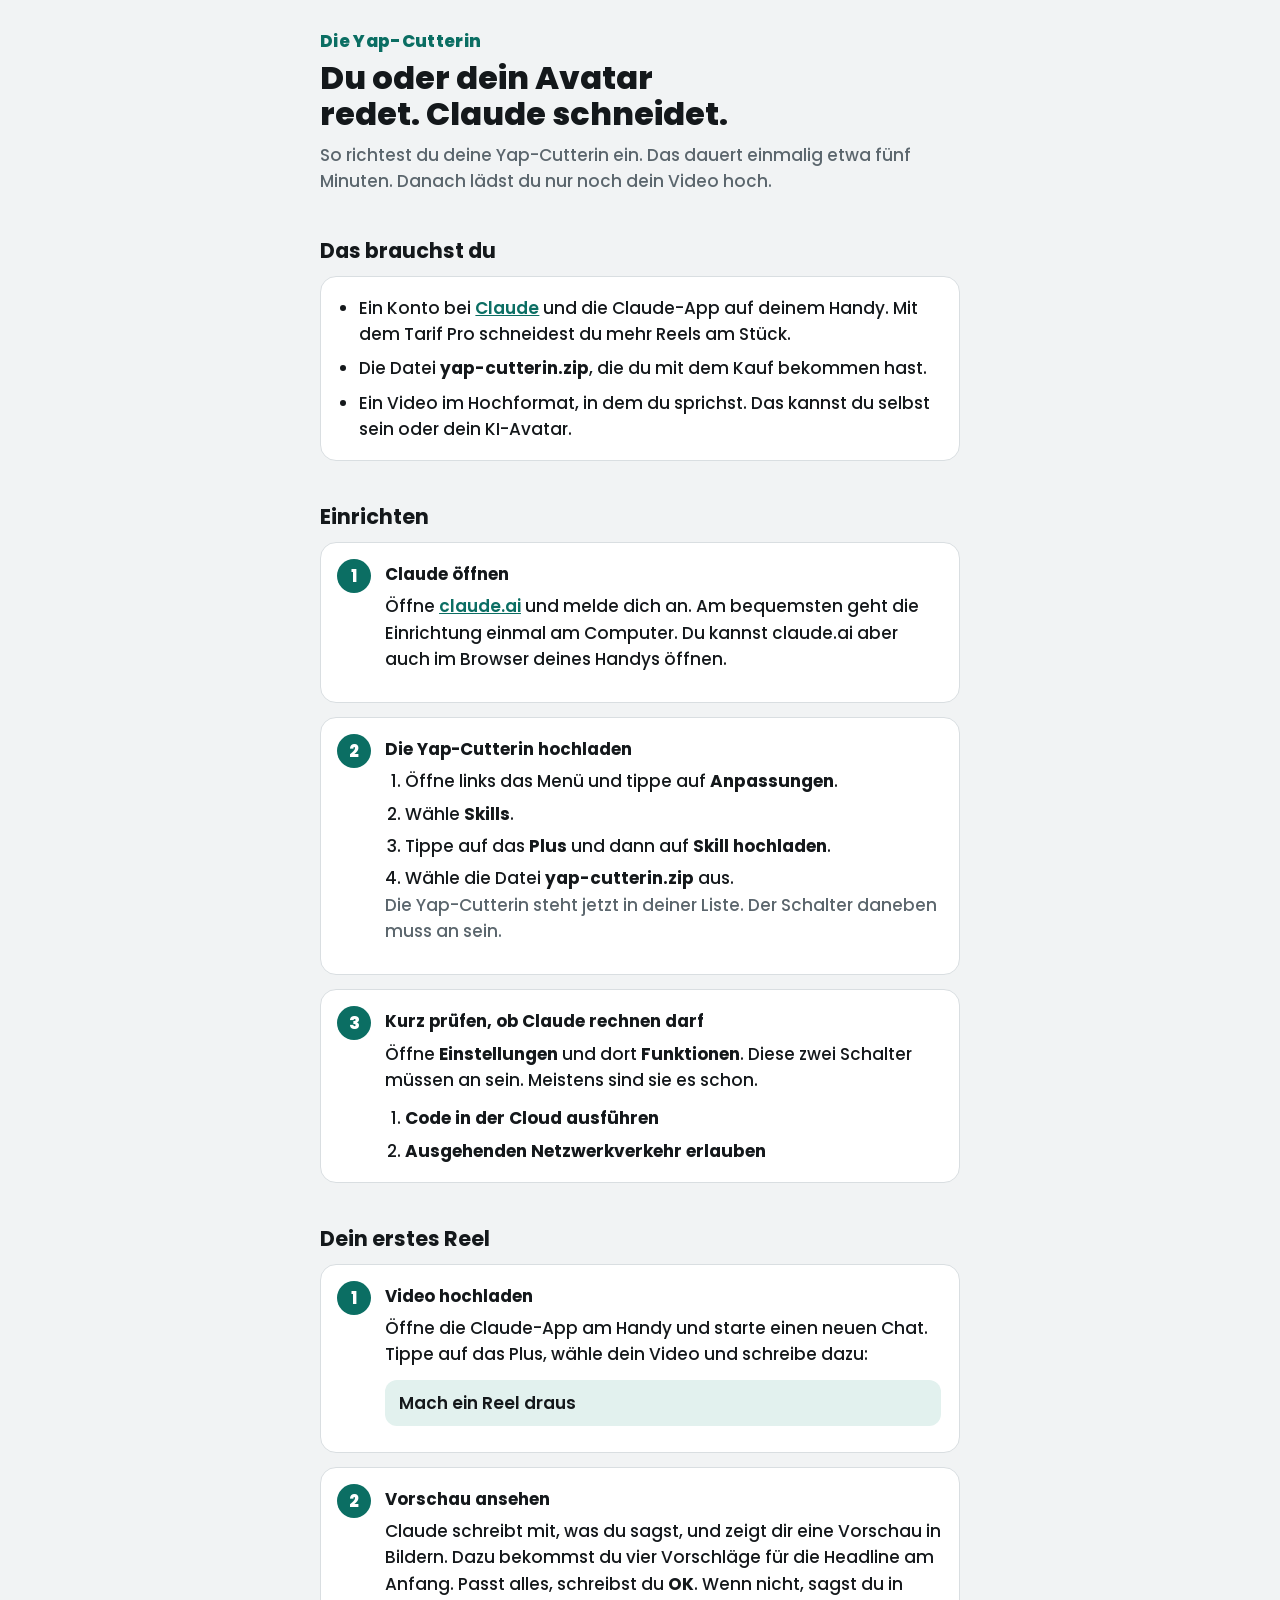
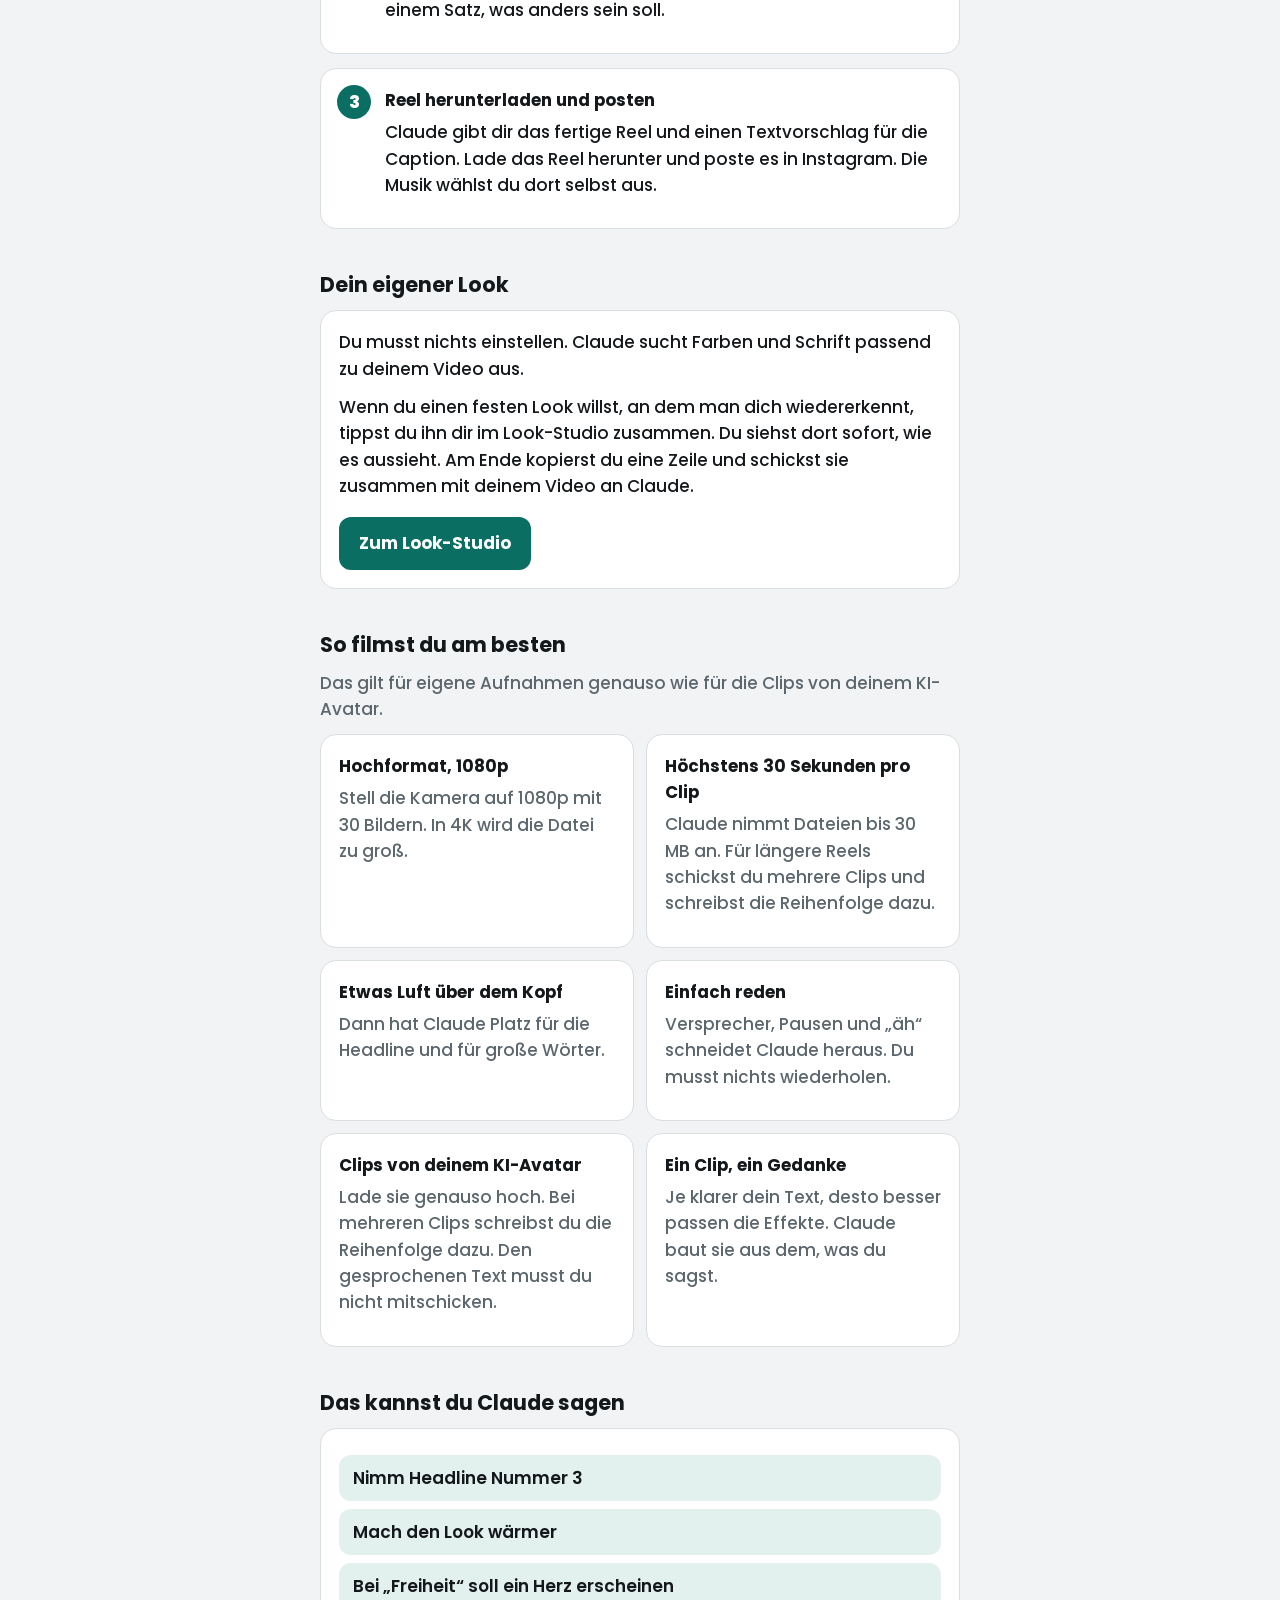
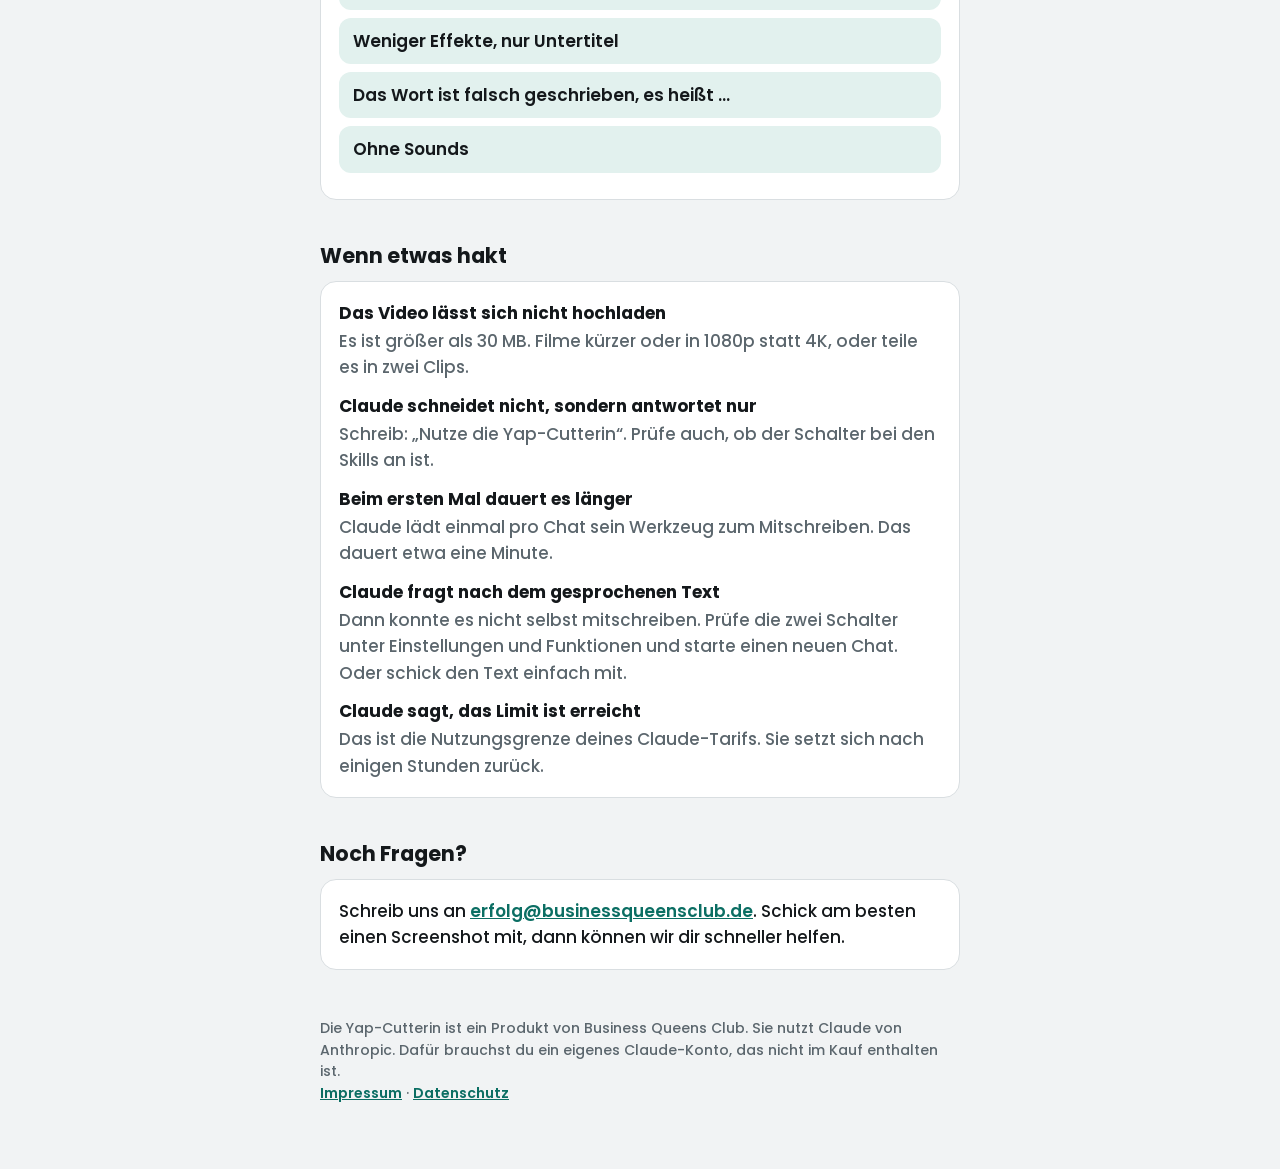
<file: index.html>
<!doctype html>
<html lang="de">
<head>
<meta charset="utf-8">
<meta name="viewport" content="width=device-width, initial-scale=1, viewport-fit=cover">
<meta name="robots" content="noindex">
<title>Die Yap-Cutterin: So startest du</title>
<link rel="stylesheet" href="stil.css">
<style>
/* Layout: eine schmale Lesespalte fürs Handy. Oben was man braucht, dann fünf nummerierte Schritte
   (echte Reihenfolge), danach Tipps und Hilfe zum Nachschlagen. */
:root {
  --bg: #F1F3F4; --flaeche: #FFFFFF; --tinte: #14181B; --leise: #5B666D; --linie: #D9DEE1;
  --akzent: #0B6E63; --auf-akzent: #FFFFFF; --hell: #E2F1EE;
  --schrift: "Poppins", system-ui, -apple-system, "Segoe UI", sans-serif;
}
@media (prefers-color-scheme: dark) { :root {
  --bg: #0F1214; --flaeche: #191E21; --tinte: #EEF2F3; --leise: #9AA6AC; --linie: #2B3338;
  --akzent: #47CDB8; --auf-akzent: #06211D; --hell: #173832; color-scheme: dark } }
html { color-scheme: light dark }
body { margin: 0; background: var(--bg); color: var(--tinte); font: 500 17px/1.55 var(--schrift); }
.seite { max-width: 640px; margin: 0 auto; padding-block: 28px 64px;
  padding-left: max(18px, env(safe-area-inset-left, 0px)); padding-right: max(18px, env(safe-area-inset-right, 0px)); }
.marke { font-weight: 800; color: var(--akzent); letter-spacing: .02em; margin: 0 0 6px; }
h1 { font-size: 2rem; line-height: 1.12; margin: 0 0 10px; font-weight: 800; text-wrap: balance; }
h2 { font-size: 1.3rem; line-height: 1.2; margin: 44px 0 12px; font-weight: 700; text-wrap: balance; }
h3 { font-size: 1.05rem; margin: 0 0 6px; font-weight: 700; }
p { margin: 0 0 12px; } .leise { color: var(--leise); }
a { color: var(--akzent); font-weight: 600; }
.kasten { background: var(--flaeche); border: 1px solid var(--linie); border-radius: 16px; padding: 18px; }
.kasten ul { margin: 0; padding-left: 1.2em; display: grid; gap: 8px; }
.schritte { list-style: none; margin: 0; padding: 0; display: grid; gap: 14px; counter-reset: s; }
.schritte > li { counter-increment: s; background: var(--flaeche); border: 1px solid var(--linie); border-radius: 16px; padding: 18px 18px 18px 64px; position: relative; }
.schritte > li::before { content: counter(s); position: absolute; left: 16px; top: 16px; width: 34px; height: 34px; border-radius: 50%;
  background: var(--akzent); color: var(--auf-akzent); font-weight: 800; display: grid; place-items: center; }
.schritte ol { margin: 6px 0 0; padding-left: 1.2em; display: grid; gap: 6px; }
.sag { display: block; background: var(--hell); border-radius: 12px; padding: 10px 14px; margin: 8px 0; font-weight: 600; }
.knopf { display: inline-block; background: var(--akzent); color: var(--auf-akzent); text-decoration: none; font-weight: 700; border-radius: 12px; padding: 13px 20px; margin-top: 6px; }
.knopf:focus-visible, a:focus-visible { outline: 3px solid var(--akzent); outline-offset: 2px; }
dl { margin: 0; display: grid; gap: 12px; } dt { font-weight: 700; } dd { margin: 2px 0 0; color: var(--leise); }
.zwei { display: grid; gap: 12px; } @media (min-width: 560px) { .zwei { grid-template-columns: 1fr 1fr; } }
footer { margin-top: 48px; font-size: .88rem; color: var(--leise); }
</style>
</head>
<body>
<div class="seite">

<p class="marke">Die Yap-Cutterin</p>
<h1>Du oder dein Avatar redet. Claude schneidet.</h1>
<p class="leise">So richtest du deine Yap-Cutterin ein. Das dauert einmalig etwa fünf Minuten. Danach lädst du nur noch dein Video hoch.</p>

<h2>Das brauchst du</h2>
<div class="kasten">
  <ul>
    <li>Ein Konto bei <a href="https://claude.ai">Claude</a> und die Claude-App auf deinem Handy. Mit dem Tarif Pro schneidest du mehr Reels am Stück.</li>
    <li>Die Datei <b>yap-cutterin.zip</b>, die du mit dem Kauf bekommen hast.</li>
    <li>Ein Video im Hochformat, in dem du sprichst. Das kannst du selbst sein oder dein KI-Avatar.</li>
  </ul>
</div>

<h2>Einrichten</h2>
<ol class="schritte">
  <li>
    <h3>Claude öffnen</h3>
    <p>Öffne <a href="https://claude.ai">claude.ai</a> und melde dich an. Am bequemsten geht die Einrichtung einmal am Computer. Du kannst claude.ai aber auch im Browser deines Handys öffnen.</p>
  </li>
  <li>
    <h3>Die Yap-Cutterin hochladen</h3>
    <ol>
      <li>Öffne links das Menü und tippe auf <b>Anpassungen</b>.</li>
      <li>Wähle <b>Skills</b>.</li>
      <li>Tippe auf das <b>Plus</b> und dann auf <b>Skill hochladen</b>.</li>
      <li>Wähle die Datei <b>yap-cutterin.zip</b> aus.</li>
    </ol>
    <p class="leise">Die Yap-Cutterin steht jetzt in deiner Liste. Der Schalter daneben muss an sein.</p>
  </li>
  <li>
    <h3>Kurz prüfen, ob Claude rechnen darf</h3>
    <p>Öffne <b>Einstellungen</b> und dort <b>Funktionen</b>. Diese zwei Schalter müssen an sein. Meistens sind sie es schon.</p>
    <ol>
      <li><b>Code in der Cloud ausführen</b></li>
      <li><b>Ausgehenden Netzwerkverkehr erlauben</b></li>
    </ol>
  </li>
</ol>

<h2>Dein erstes Reel</h2>
<ol class="schritte">
  <li>
    <h3>Video hochladen</h3>
    <p>Öffne die Claude-App am Handy und starte einen neuen Chat. Tippe auf das Plus, wähle dein Video und schreibe dazu:</p>
    <span class="sag">Mach ein Reel draus</span>
  </li>
  <li>
    <h3>Vorschau ansehen</h3>
    <p>Claude schreibt mit, was du sagst, und zeigt dir eine Vorschau in Bildern. Dazu bekommst du vier Vorschläge für die Headline am Anfang. Passt alles, schreibst du <b>OK</b>. Wenn nicht, sagst du in einem Satz, was anders sein soll.</p>
  </li>
  <li>
    <h3>Reel herunterladen und posten</h3>
    <p>Claude gibt dir das fertige Reel und einen Textvorschlag für die Caption. Lade das Reel herunter und poste es in Instagram. Die Musik wählst du dort selbst aus.</p>
  </li>
</ol>

<h2>Dein eigener Look</h2>
<div class="kasten">
  <p>Du musst nichts einstellen. Claude sucht Farben und Schrift passend zu deinem Video aus.</p>
  <p>Wenn du einen festen Look willst, an dem man dich wiedererkennt, tippst du ihn dir im Look-Studio zusammen. Du siehst dort sofort, wie es aussieht. Am Ende kopierst du eine Zeile und schickst sie zusammen mit deinem Video an Claude.</p>
  <a class="knopf" href="studio/">Zum Look-Studio</a>
</div>

<h2>So filmst du am besten</h2>
<p class="leise">Das gilt für eigene Aufnahmen genauso wie für die Clips von deinem KI-Avatar.</p>
<div class="zwei">
  <div class="kasten"><h3>Hochformat, 1080p</h3><p class="leise">Stell die Kamera auf 1080p mit 30 Bildern. In 4K wird die Datei zu groß.</p></div>
  <div class="kasten"><h3>Höchstens 30 Sekunden pro Clip</h3><p class="leise">Claude nimmt Dateien bis 30 MB an. Für längere Reels schickst du mehrere Clips und schreibst die Reihenfolge dazu.</p></div>
  <div class="kasten"><h3>Etwas Luft über dem Kopf</h3><p class="leise">Dann hat Claude Platz für die Headline und für große Wörter.</p></div>
  <div class="kasten"><h3>Einfach reden</h3><p class="leise">Versprecher, Pausen und „äh“ schneidet Claude heraus. Du musst nichts wiederholen.</p></div>
  <div class="kasten"><h3>Clips von deinem KI-Avatar</h3><p class="leise">Lade sie genauso hoch. Bei mehreren Clips schreibst du die Reihenfolge dazu. Den gesprochenen Text musst du nicht mitschicken.</p></div>
  <div class="kasten"><h3>Ein Clip, ein Gedanke</h3><p class="leise">Je klarer dein Text, desto besser passen die Effekte. Claude baut sie aus dem, was du sagst.</p></div>
</div>

<h2>Das kannst du Claude sagen</h2>
<div class="kasten">
  <span class="sag">Nimm Headline Nummer 3</span>
  <span class="sag">Mach den Look wärmer</span>
  <span class="sag">Bei „Freiheit“ soll ein Herz erscheinen</span>
  <span class="sag">Weniger Effekte, nur Untertitel</span>
  <span class="sag">Das Wort ist falsch geschrieben, es heißt …</span>
  <span class="sag">Ohne Sounds</span>
</div>

<h2>Wenn etwas hakt</h2>
<div class="kasten">
  <dl>
    <div><dt>Das Video lässt sich nicht hochladen</dt><dd>Es ist größer als 30 MB. Filme kürzer oder in 1080p statt 4K, oder teile es in zwei Clips.</dd></div>
    <div><dt>Claude schneidet nicht, sondern antwortet nur</dt><dd>Schreib: „Nutze die Yap-Cutterin“. Prüfe auch, ob der Schalter bei den Skills an ist.</dd></div>
    <div><dt>Beim ersten Mal dauert es länger</dt><dd>Claude lädt einmal pro Chat sein Werkzeug zum Mitschreiben. Das dauert etwa eine Minute.</dd></div>
    <div><dt>Claude fragt nach dem gesprochenen Text</dt><dd>Dann konnte es nicht selbst mitschreiben. Prüfe die zwei Schalter unter Einstellungen und Funktionen und starte einen neuen Chat. Oder schick den Text einfach mit.</dd></div>
    <div><dt>Claude sagt, das Limit ist erreicht</dt><dd>Das ist die Nutzungsgrenze deines Claude-Tarifs. Sie setzt sich nach einigen Stunden zurück.</dd></div>
  </dl>
</div>

<h2>Noch Fragen?</h2>
<div class="kasten"><p style="margin:0">Schreib uns an <a href="mailto:erfolg@businessqueensclub.de">erfolg@businessqueensclub.de</a>. Schick am besten einen Screenshot mit, dann können wir dir schneller helfen.</p></div>

<footer>Die Yap-Cutterin ist ein Produkt von Business Queens Club. Sie nutzt Claude von Anthropic. Dafür brauchst du ein eigenes Claude-Konto, das nicht im Kauf enthalten ist.<br>
<a href="https://businessqueensclub.de/rechtliches/#impressum">Impressum</a> · <a href="https://businessqueensclub.de/rechtliches/#datenschutz">Datenschutz</a></footer>
</div>
</body>
</html>
</file>
<file: stil.css>
/* Gemeinsame Schriften: liegen auf dieser Seite selbst, es wird nichts von fremden Servern geladen. */
@font-face { font-family: "Poppins"; font-weight: 500; font-display: swap; src: url("fonts/Poppins-Medium.ttf") format("truetype"); }
@font-face { font-family: "Poppins"; font-weight: 600; font-display: swap; src: url("fonts/Poppins-SemiBold.ttf") format("truetype"); }
@font-face { font-family: "Poppins"; font-weight: 700; font-display: swap; src: url("fonts/Poppins-Bold.ttf") format("truetype"); }
@font-face { font-family: "Poppins"; font-weight: 800; font-display: swap; src: url("fonts/Poppins-ExtraBold.ttf") format("truetype"); }
@font-face { font-family: "DM Serif Display"; font-style: italic; font-display: swap; src: url("fonts/DMSerifDisplay-Italic.ttf") format("truetype"); }
@font-face { font-family: "Instrument Serif"; font-style: italic; font-display: swap; src: url("fonts/InstrumentSerif-Italic.ttf") format("truetype"); }
@font-face { font-family: "Anton"; font-display: swap; src: url("fonts/Anton-Regular.ttf") format("truetype"); }
</file>
